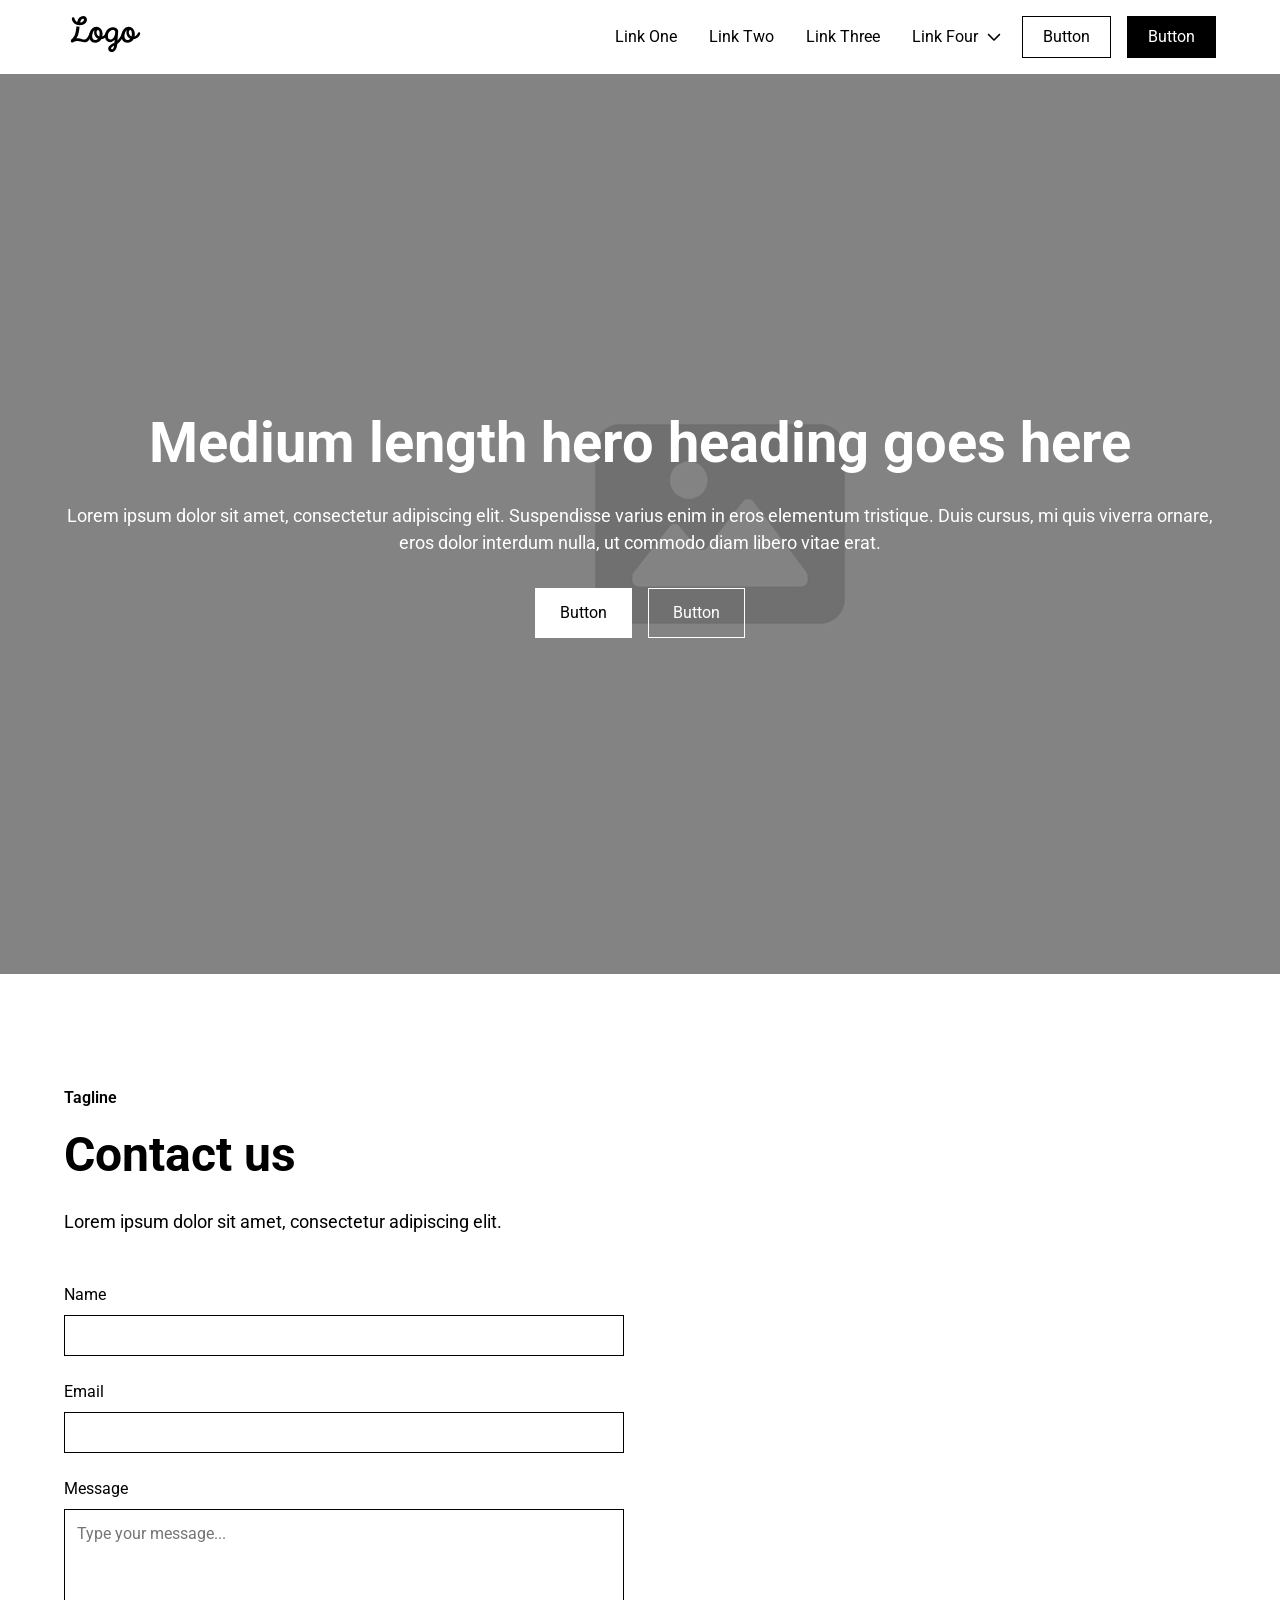
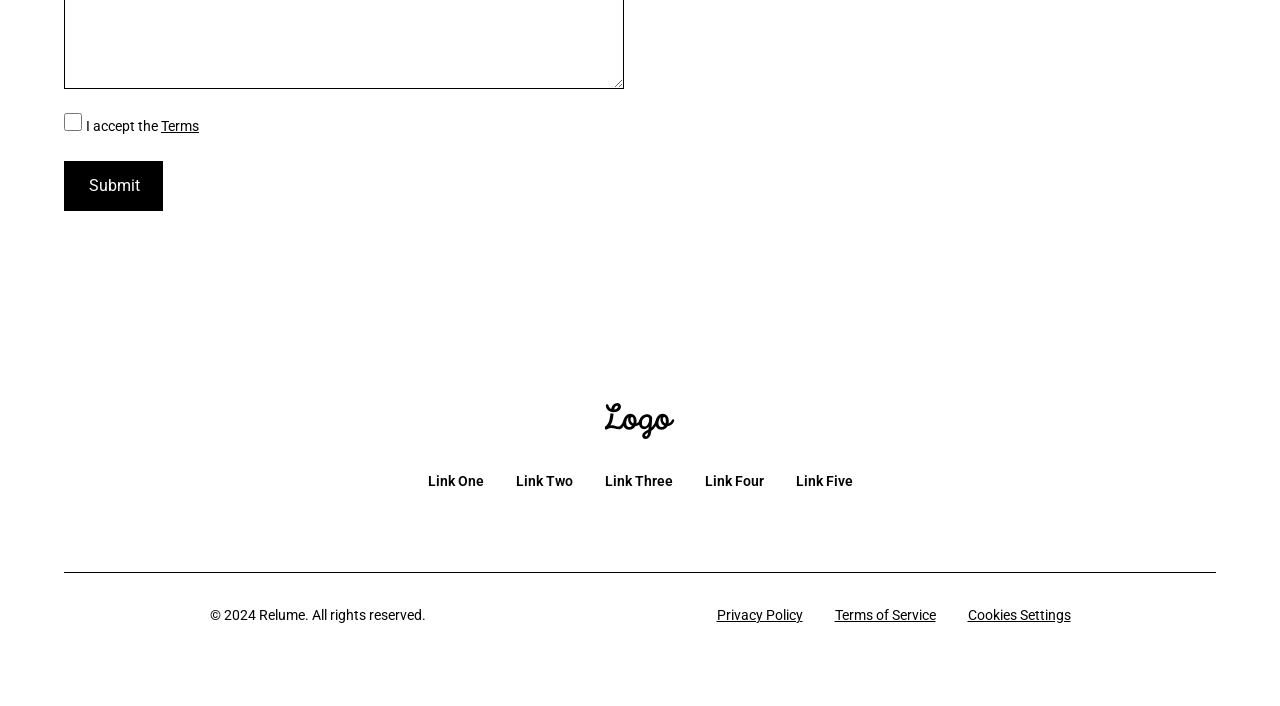
<file: marketing-components/page/index.html>
<!DOCTYPE html>
<html lang="en">
<head>
    <meta charset="UTF-8">
    <meta name="viewport" content="width=device-width, initial-scale=1.0">
    <link rel="preconnect" href="https://fonts.googleapis.com">
    <link rel="preconnect" href="https://fonts.gstatic.com" crossorigin>
    <link href="https://fonts.googleapis.com/css2?family=Roboto:ital,wght@0,100..900;1,100..900&display=swap" rel="stylesheet">
    <link rel="stylesheet" href="./assets/styles/reset.css">
    <link rel="stylesheet" href="./assets/styles/style.css">
    <title>page</title>
</head>
<body>
    <header>
        <img src="./assets/images/column.svg" alt="logo">
        <div class="actions">
            <nav>
                <a href="">Link One</a>
                <a href="">Link Two</a>
                <a href="">Link Three</a>
                <div class="dropdown">
                    <a href="">Link Four</a>
                    <img src="./assets/images/chevron-down.svg" alt="arrow">
                </div>
            </nav>
            <div class="buttons">
                <button type="button">Button</button>
                <button type="button" class="secundary">Button</button>
            </div>
        </div>
    </header>

    <main>
        <div class="content">
            <h1>Medium length hero heading goes here</h1>
            <p>Lorem ipsum dolor sit amet, consectetur adipiscing elit. Suspendisse varius enim in eros elementum tristique. Duis cursus, mi quis viverra ornare, eros dolor interdum nulla, ut commodo diam libero vitae erat.</p>
        </div>
        <div class="btns">
            <button class="primary" type="button">Button</button>
            <button type="button">Button</button>
        </div>
    </main>

    <section class="contact">
        <div class="section-title">
            <p>Tagline</p>
            <div class="content">
                <h1>Contact us</h1>
                <p>Lorem ipsum dolor sit amet, consectetur adipiscing elit.</p>
            </div>
        </div>
        <form action="contact">
            <div class="Input">
                <label for="name">Name</label>
                <input type="text">
            </div>
            <div class="Input">
                <label for="email">Email</label>
                <input type="email">
            </div>
            <div class="Input">
                <label for="msg">Message</label>
                <textarea name="msg" id="msg" placeholder="Type your message..."></textarea>
            </div>
            <div class="Checkbox">
                <input type="checkbox">
                <label for="terms">I accept the <a href="#Terms">Terms</a></label>
            </div>
            <button type="submit">Submit</button>
        </form>
    </section>
    
    <footer>
        <div class="content">
            <img src="./assets/images/column.svg" alt="logo">
            <nav>
                <a href="">Link One</a>
                <a href="">Link Two</a>
                <a href="">Link Three</a>
                <a href="">Link Four</a>
                <a href="">Link Five</a>
            </nav>
        </div>
        <div class="credits">
            <div class="divider"></div>
            <div class="row">
                <p>© 2024 Relume. All rights reserved.</p>
                <nav>
                    <a href="#">Privacy Policy</a>
                    <a href="#">Terms of Service</a>
                    <a href="#">Cookies Settings</a>
                </nav>
            </div>
        </div>
    </footer>
</body>
</html>
</file>
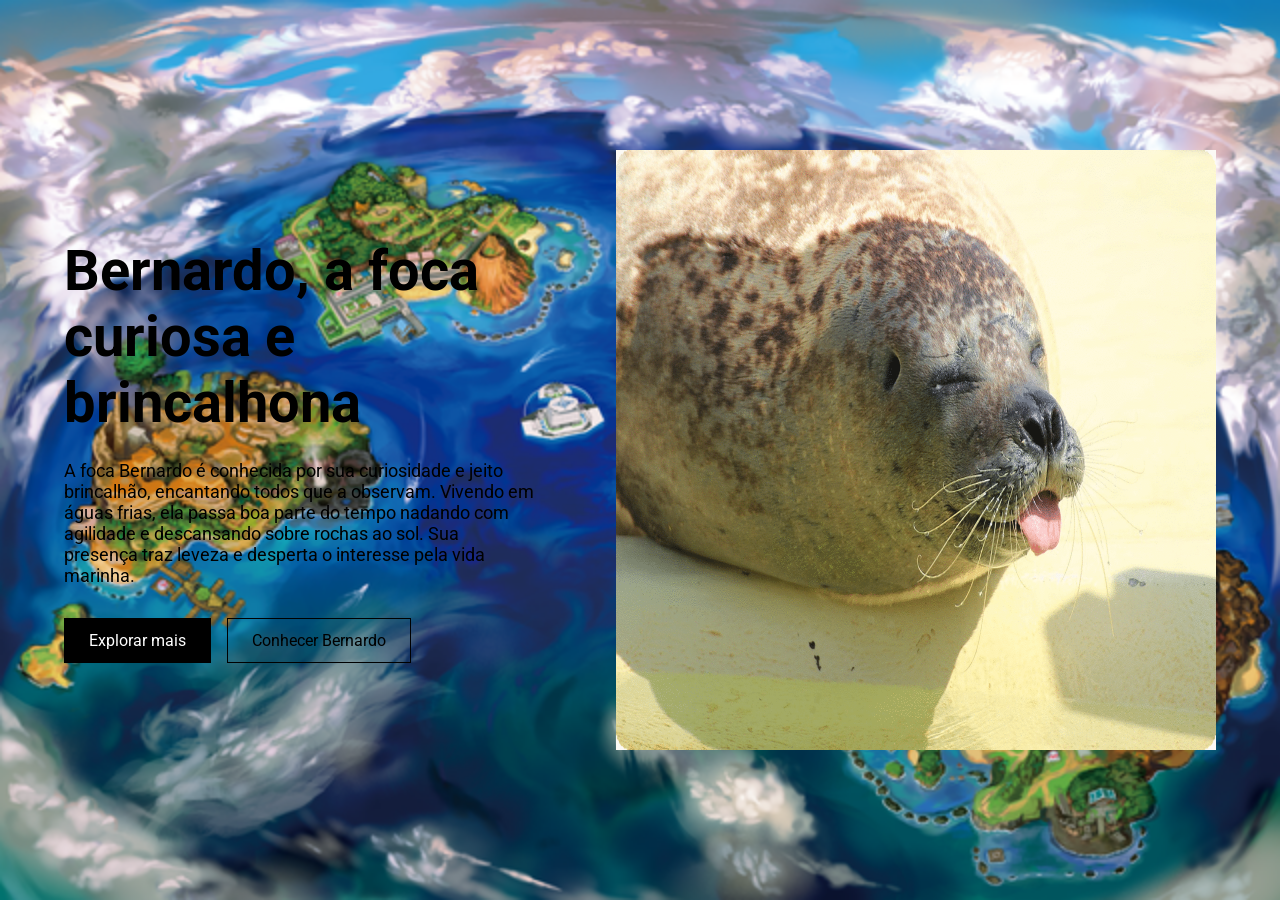
<file: marketing-components/hero-headers/one.html>
<!DOCTYPE html>
<html lang="en">
<head>
    <meta charset="UTF-8">
    <meta name="viewport" content="width=device-width, initial-scale=1.0">
    <link rel="preconnect" href="https://fonts.googleapis.com">
    <link rel="preconnect" href="https://fonts.gstatic.com" crossorigin>
    <link href="https://fonts.googleapis.com/css2?family=Roboto:ital,wght@0,100..900;1,100..900&display=swap" rel="stylesheet">
    <link rel="stylesheet" href="./src/styles/reset.css">
    <link rel="stylesheet" href="./src/styles/one.css">
    <title>Document</title>
</head>
<body>
    <main>
        <aside>
            <div class="aside-content">
                <h1>Bernardo, a foca curiosa e brincalhona</h1>
                <p>A foca Bernardo é conhecida por sua curiosidade e jeito brincalhão, encantando todos que a observam. Vivendo em águas frias, ela passa boa parte do tempo nadando com agilidade e descansando sobre rochas ao sol. Sua presença traz leveza e desperta o interesse pela vida marinha.</p>
            </div>
            <div class="aside-actions">
                <button class="btn-primary">Explorar mais</button>
                <button>Conhecer Bernardo</button>
            </div>
        </aside>
        <img src="./src/assets/images/bernado-foca.gif" alt="bernado a foca">
    </main>
</body>
</html>
</file>
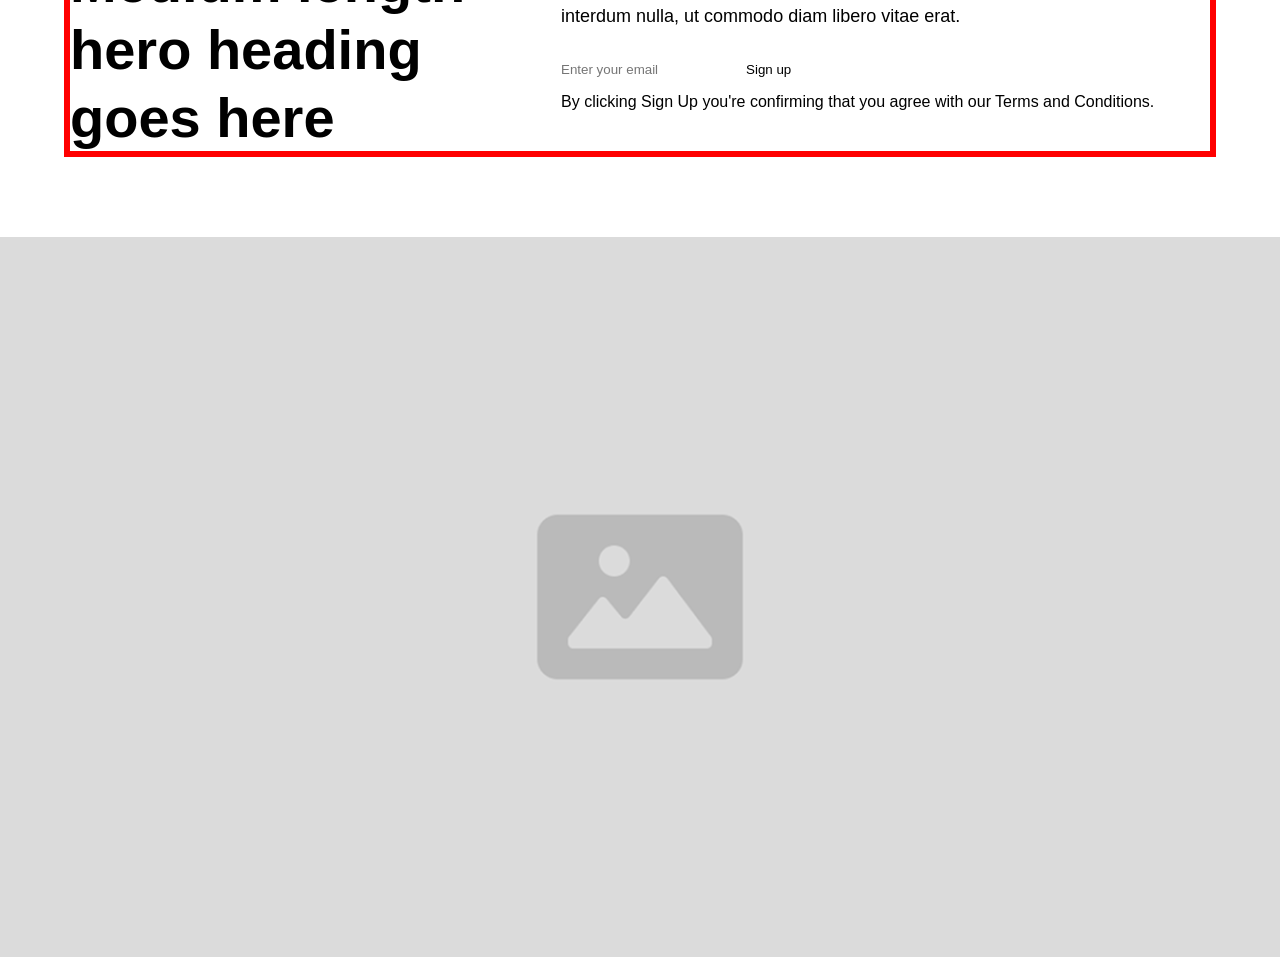
<file: marketing-components/hero-headers/two.html>
<!DOCTYPE html>
<html lang="en">
<head>
    <meta charset="UTF-8">
    <meta name="viewport" content="width=device-width, initial-scale=1.0">
    <link rel="stylesheet" href="./src/styles/reset.css">
    <link rel="stylesheet" href="./src/styles/two.css">
    <title>Document</title>
</head>
<body>
    <main>
        <aside>
            <h1>Medium length hero heading goes here</h1>
            <div class="content">
                <p>Lorem ipsum dolor sit amet, consectetur adipiscing elit. Suspendisse varius enim in eros elementum tristique. Duis cursus, mi quis viverra ornare, eros dolor interdum nulla, ut commodo diam libero vitae erat.</p>
                <div class="actions">
                    <form action="send-mail">
                        <input type="text" placeholder="Enter your email">
                        <button type="submit">Sign up</button>
                    </form>
                    <p>By clicking Sign Up you're confirming that you agree with our Terms and Conditions.</p>
                </div>
            </div>
        </aside>
        <img src="./src/assets/images/placeholder-image.png" alt="place holder image">
    </main>
</body>
</html>
</file>
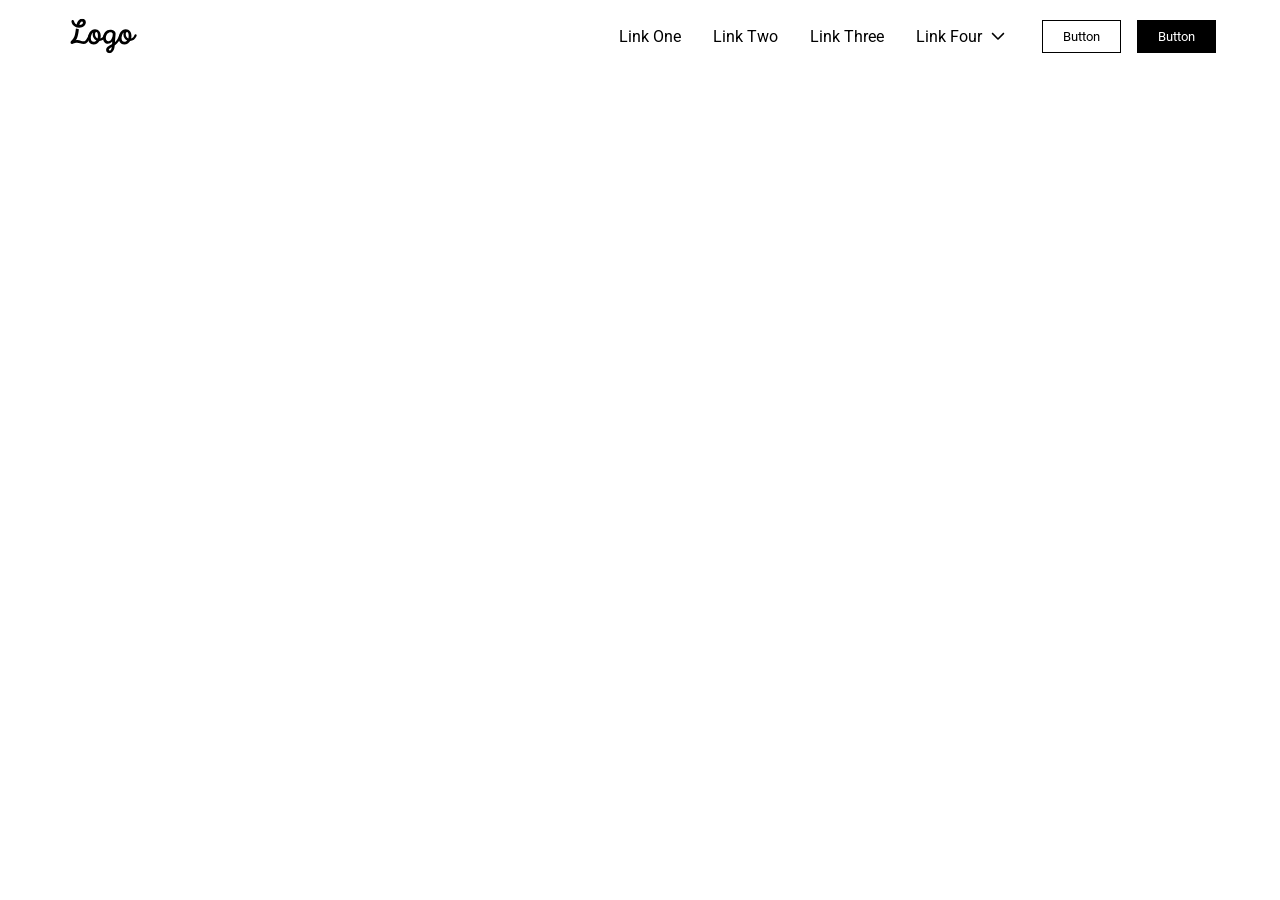
<file: marketing-components/navbars/one.html>
<!DOCTYPE html>
<html lang="en">
<head>
    <meta charset="UTF-8">
    <meta name="viewport" content="width=device-width, initial-scale=1.0">
    <title>one</title>
    <link rel="preconnect" href="https://fonts.googleapis.com">
    <link rel="preconnect" href="https://fonts.gstatic.com" crossorigin>
    <link href="https://fonts.googleapis.com/css2?family=Handlee&family=Inter:ital,opsz,wght@0,14..32,100..900;1,14..32,100..900&family=Roboto:ital,wght@0,100..900;1,100..900&display=swap" rel="stylesheet">
    <style>
        * {
            padding: 0;
            margin: 0;
            box-sizing: border-box;
            text-decoration: none;
            border: none;
            background: none;
            font-family: "Roboto", sans-serif;
            font-style: normal;
        }

        header {
            width: 100%;
            height: 72px;

            display: flex;
            padding: 0 64px;
            justify-content: space-between;
            align-items: center;
        }

        header > img {
            width: 80px;
            height: 40px;
        }

        .header-nav {
            display: flex;
            align-items: center;
            justify-content: center;
            gap: 32px;
        }

        nav {
            display: flex;
            justify-content: center;
            align-items: center;
            gap: 32px;
        }

        a {
            font-size: 16px;
            font-weight: 400;
            color: black;
        }

        nav > button {
            display: flex;
            justify-content: center;
            align-items: center;
            gap: 4px;
        }
        
        button > p {
            font-size: 16px;
            font-weight: 400;
            color: black;
        }

        .btn-wrapper {
            display: flex;
            gap: 16px;
        }

        .btn-wrapper > button {
            padding: 8px 20px;
            border: 1px solid black;
        }

        .btn-secondary {
            background-color: black;
            color: white;
        }

    </style>
</head>
<body>
    <header>
        <img src="./assets/images/company-logo.svg" alt="image logo company">
        <div class="header-nav">
            <nav>
                <a href="">Link One</a>
                <a href="">Link Two</a>
                <a href="">Link Three</a>
                <button>
                    <p>Link Four</p>
                    <img src="./assets/images/chevron-down.svg" alt="image chevron down">
                </button>
            </nav>
            <div class="btn-wrapper">
                <button>Button</button>
                <button class="btn-secondary">Button</button>
            </div>
        </div>
    </header>
</body>
</html>
</file>
<file: marketing-components/page/assets/styles/style.css>
body {
    width: 100vw;
    height: 100vh;
}

header {
    display: flex;
    justify-content: space-between;
    padding: 16px 64px;
}

header > img {
    width: 84px;
    height: 36px;
}

.actions {
    display: flex;
    gap: 16px;
}

nav {
    display: flex;
    align-items: center;
    gap: 32px;
}

a {
    font-weight: 400;
    font-size: 16px;
    line-height: 150%;
    color: #000000;
}

nav > .dropdown {
    display: flex;
    gap: 4px;
}

nav > .dropdown > img {
    width: 24px;
    height: 24px;
}

.buttons {
    display: flex;
    gap: 16px;
}

.buttons > button {
    padding: 8px 20px;
    border: 1px solid #000000;

    font-weight: 400;
    font-size: 16px;
    line-height: 150%;
}

.secundary {
    background-color: #000000;
    color: #FFFFFF;
}

main {
    width: 100vw;
    height: 100vh;

    display: flex;
    flex-direction: column;
    justify-content: center;
    align-items: center;
    gap: 32px;

    padding-inline: 64px;
    background-image: url("../images/main-background.png");
    background-size: cover;
}

main > .content {
    display: flex;
    flex-direction: column;
    gap: 24px;
}

main > .content > h1 {
    font-weight: 700;
    font-size: 56px;
    line-height: 120%;
    text-align: center;
    color: #FFFFFF;
}

main > .content > p {
    font-weight: 400;
    font-size: 18px;
    line-height: 150%;
    text-align: center;
    color: #FFFFFF;
}

main > .btns {
    display: flex;
    gap: 16px;
}

main > .btns > button {
    border: 1px solid #FFFFFF;
    color: #FFFFFF;

    padding: 12px 24px;

    font-weight: 400;
    font-size: 16px;
    line-height: 150%;
}

main > .btns > button.primary {
    color: #000000;
    background-color: #FFFFFF;
}

section.contact {
    width: 100vw;
    padding: 112px 64px;

    display: flex;
    flex-direction: column;
    gap: 48px;
}

section.contact > .section-title {
    display: flex;
    flex-direction: column;
    gap: 16px;
}

section.contact > .section-title > p {
    font-weight: 600;
    font-size: 16px;
    line-height: 150%;
}

section.contact > .section-title > .content {
    display: flex;
    flex-direction: column;
    gap: 24px;
}

section.contact > .section-title > .content > h1 {
    font-weight: 700;
    font-size: 48px;
    line-height: 120%;
}

section.contact > .section-title > .content > p {
    font-weight: 400;
    font-size: 18px;
    line-height: 150%;
}

section.contact > form {
    max-width: 560px;
    display: flex;
    flex-direction: column;
    gap: 24px;
    width: 100%;
}

section.contact > form > .Input {
    display: flex;
    flex-direction: column;
    gap: 8px;
}

section.contact > form > .Input > label {
    font-weight: 400;
    font-size: 16px;
    line-height: 150%;
}

section.contact > form > .Input > input {
    padding: 12px;
    border: 1px solid #000000;
}

section.contact > form > .Input > textarea {
    padding: 12px;
    border: 1px solid #000000;
    font-weight: 400;
    font-size: 16px;
    line-height: 150%;
    min-height: 180px;
}

section.contact > form > .Checkbox > input {
    width: 18px;
    height: 18px;
    border: 1px solid #000000;
}

section.contact > form > .Checkbox > label {
    font-weight: 400;
    font-size: 14px;
    line-height: 150%;
}

section.contact > form > .Checkbox > label > a {
    font-weight: 400;
    font-size: 14px;
    line-height: 150%;
    text-decoration: underline;
}

section.contact > form > button {
    padding: 12px 24px;
    width: 99px;

    background-color: #000000;
    border: 1px solid #000000;

    font-weight: 400;
    font-size: 16px;
    line-height: 150%;
    color: #FFFFFF;
}

footer {
    display: flex;
    flex-direction: column;
    align-items: center;
    gap: 80px;
    padding: 80px 64px;
}

footer > .content {
    display: flex;
    flex-direction: column;
    align-items: center;
    gap: 32px;
}

footer > .content > img {
    width: 84px;
    height: 36px;
}

footer > .content > nav {
    display: flex;
    gap: 32px;
}

footer > .content > nav > a {
    font-weight: 600;
    font-size: 14px;
    line-height: 150%;
}

footer > .credits {
    display: flex;
    flex-direction: column;
    gap: 32px;
    width: 100%;
}

footer > .credits > .divider {
    border-top: 1px solid #000000;
}

footer > .credits > .row {
    display: flex;
    justify-content: space-around;
}

footer > .credits > .row p {
    font-weight: 400;
    font-size: 14px;
    line-height: 150%;
}

footer > .credits > .row a {
    font-weight: 400;
    font-size: 14px;
    line-height: 150%;
    text-decoration: underline;
}
</file>
<file: marketing-components/hero-headers/src/styles/one.css>
main {
    width: 100vw;
    height: 100vh;

    padding: 112px 64px;
    gap: 80px;

    display: flex;
    justify-content: center;
    align-items: center;

    background-image: url('../assets/images/alola.webp');
    background-repeat: no-repeat;
    background-size: cover;
}

aside {
    display: flex;
    flex-direction: column;
    align-items: flex-start;

    gap: 32px;
}

.aside-content {
    display: flex;
    flex-direction: column;

    gap: 24px;
}

.aside-actions {
    display: flex;
    gap: 16px;
}

button {
    padding: 12px 24px;
    border: 1px solid #000000;
    font-size: 16px;
}

.btn-primary {
    background-color: #000000;
    color: #FFFFFF;
}

h1 {
    font-size: 56px;
    font-weight: 700;
}

p {
    font-size: 18px;
    font-weight: 400;
}

img {
    width: 600px;
    height: 600px;
}
</file>
<file: marketing-components/hero-headers/src/styles/two.css>
main {
    height: 100vh;
    width: 100vw;

    display: flex;
    flex-direction: column;
    justify-content: center;
    align-items: center;

    padding: 112px 64px;
    gap: 80px;
}

aside {
    border: 6px solid red;
    display: flex;

    gap: 80px;
}

.content {
    display: flex;
    flex-direction: column;

    gap: 32px;
}

.content > p {
    font-size: 18px;
    font-weight: 400;
    line-height: 150%;
}

.actions {
    display: flex;
    flex-direction: column;

    gap: 16px;
}

form {
    display: flex;
    
    gap: 16px;
}

img {
    width: 1280px;
    height: 720px;
}

h1 {
    font-size: 56px;
    font-weight: 700;
    line-height: 120%;

}
</file>
